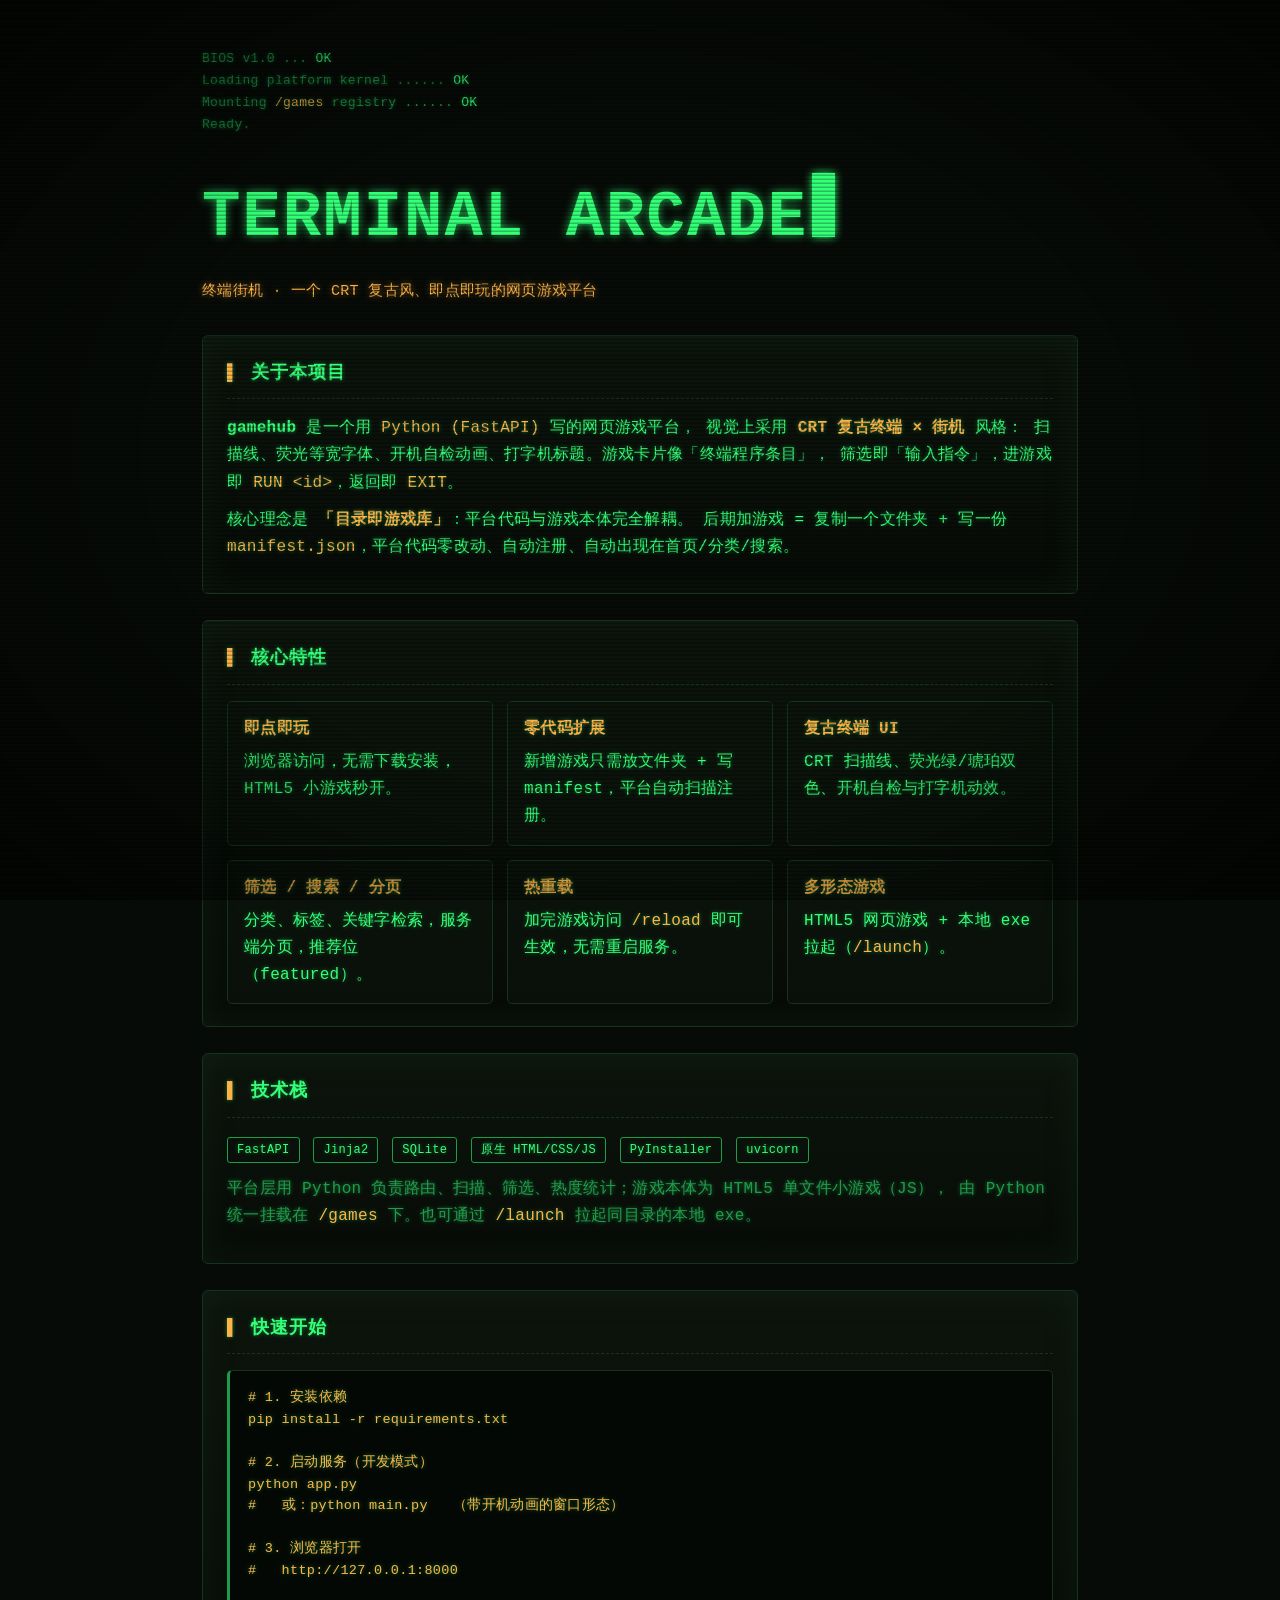
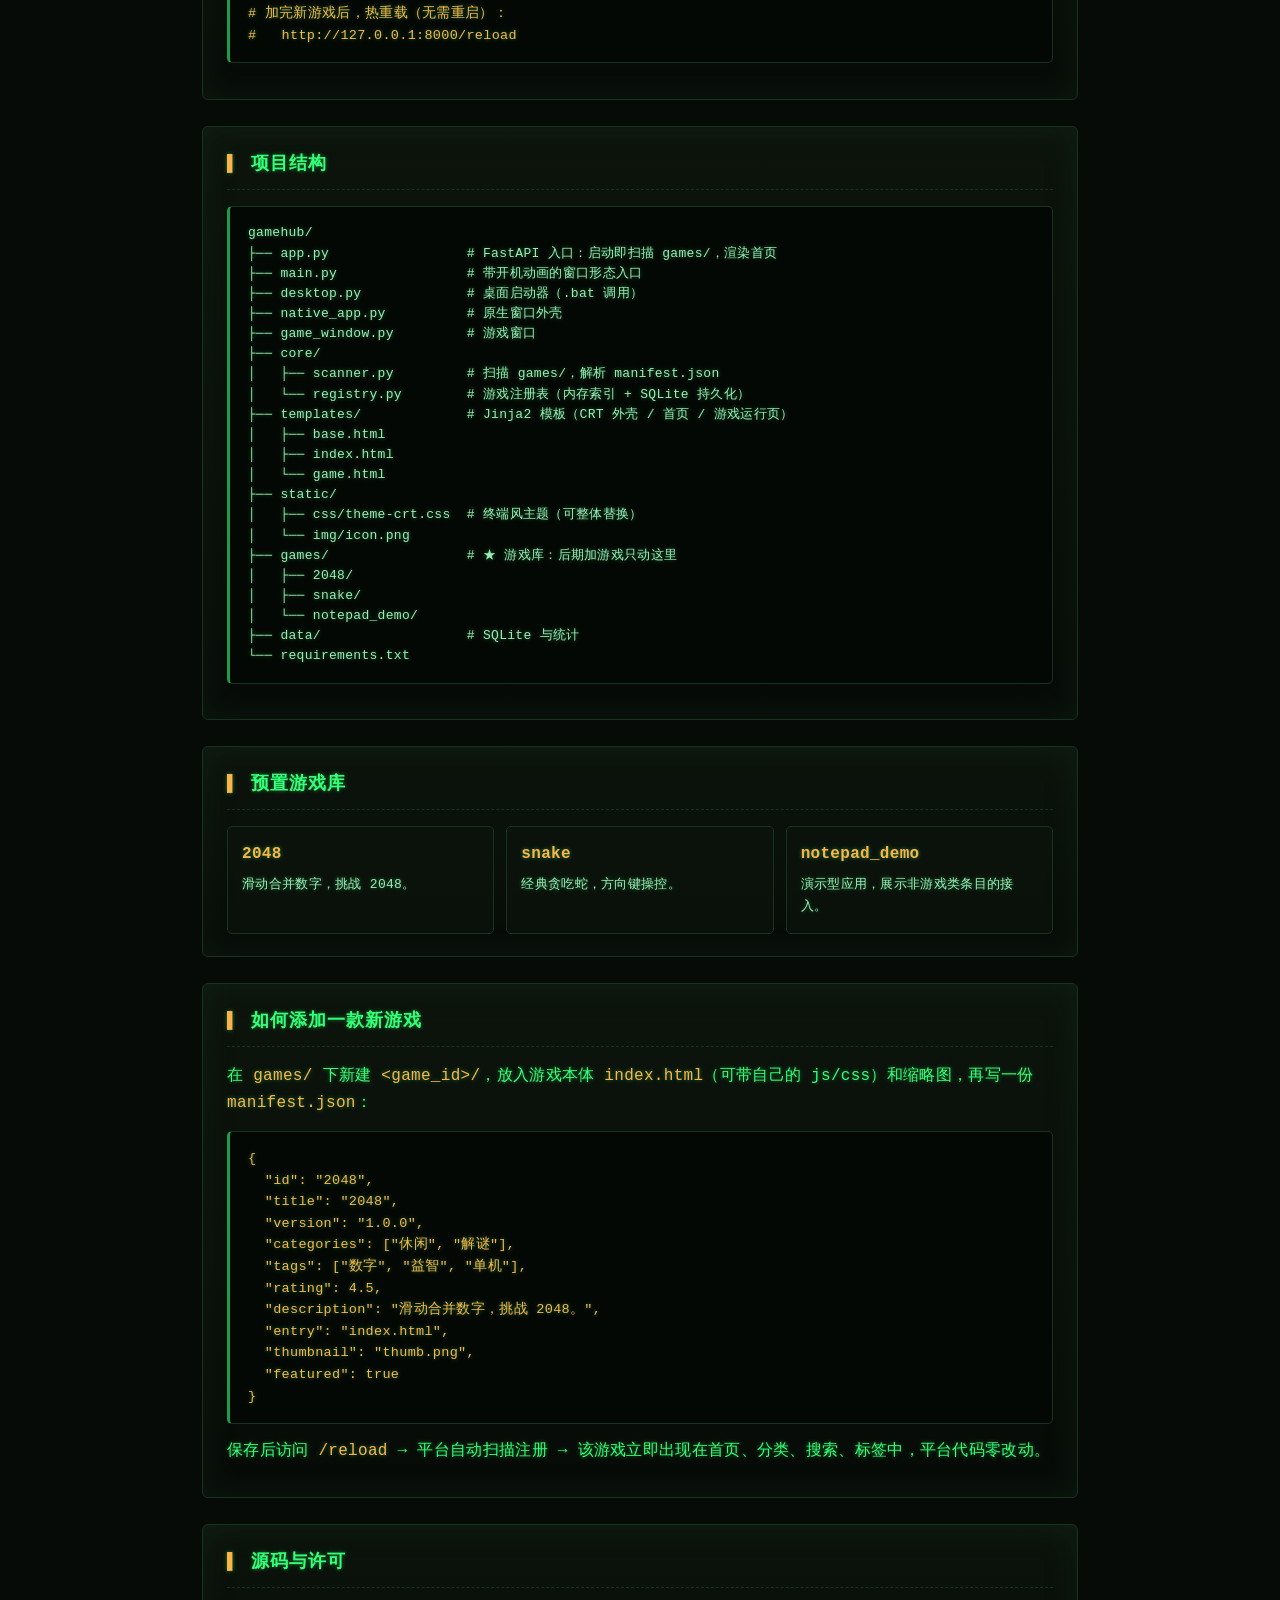
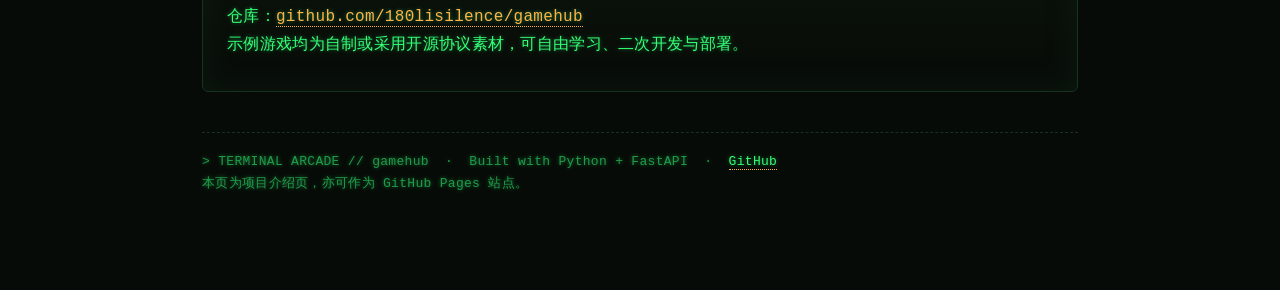
<file: index.html>
<!DOCTYPE html>
<html lang="zh-CN">
<head>
<meta charset="UTF-8" />
<meta name="viewport" content="width=device-width, initial-scale=1.0" />
<title>TERMINAL ARCADE 终端街机 · gamehub</title>
<meta name="description" content="TERMINAL ARCADE 终端街机 —— 基于 FastAPI 的 CRT 复古风网页游戏平台，目录即游戏库，加游戏零平台代码改动。" />
<style>
  :root {
    --bg: #070b07;
    --bg-soft: #0c140c;
    --phos: #33ff77;
    --phos-dim: #1f9c4a;
    --amber: #ffb347;
    --line: #16331f;
    --mono: "Cascadia Code", "JetBrains Mono", "Fira Code", Consolas, "Courier New", monospace;
  }

  * { box-sizing: border-box; }

  html, body { margin: 0; padding: 0; }

  body {
    background: var(--bg);
    color: var(--phos);
    font-family: var(--mono);
    font-size: 16px;
    line-height: 1.7;
    -webkit-font-smoothing: antialiased;
    text-shadow: 0 0 4px rgba(51, 255, 119, 0.45);
    letter-spacing: 0.3px;
  }

  /* CRT 扫描线 + 屏幕曲率暗角 */
  body::before {
    content: "";
    position: fixed;
    inset: 0;
    pointer-events: none;
    z-index: 9999;
    background: repeating-linear-gradient(
      to bottom,
      rgba(0, 0, 0, 0) 0px,
      rgba(0, 0, 0, 0) 2px,
      rgba(0, 0, 0, 0.25) 3px,
      rgba(0, 0, 0, 0.25) 4px
    );
  }
  body::after {
    content: "";
    position: fixed;
    inset: 0;
    pointer-events: none;
    z-index: 9998;
    background: radial-gradient(ellipse at center, rgba(0,0,0,0) 55%, rgba(0,0,0,0.55) 100%);
  }

  .wrap {
    max-width: 920px;
    margin: 0 auto;
    padding: 48px 22px 80px;
    position: relative;
    z-index: 1;
  }

  /* 开机自检块 */
  .boot {
    color: var(--phos-dim);
    font-size: 13px;
    margin-bottom: 28px;
    opacity: 0.85;
  }
  .boot .ok { color: var(--phos); }

  h1 {
    font-size: clamp(34px, 7vw, 64px);
    margin: 0 0 6px;
    color: var(--phos);
    text-shadow: 0 0 10px rgba(51, 255, 119, 0.7);
    letter-spacing: 2px;
  }
  .subtitle {
    color: var(--amber);
    text-shadow: 0 0 6px rgba(255, 179, 71, 0.5);
    margin: 0 0 30px;
    font-size: 15px;
  }

  .cursor {
    display: inline-block;
    width: 0.6ch;
    height: 1em;
    background: var(--phos);
    margin-left: 4px;
    transform: translateY(2px);
    animation: blink 1s steps(1) infinite;
    box-shadow: 0 0 8px var(--phos);
  }
  @keyframes blink { 50% { opacity: 0; } }

  .section {
    border: 1px solid var(--line);
    background: linear-gradient(180deg, var(--bg-soft), var(--bg));
    padding: 22px 24px;
    margin: 26px 0;
    border-radius: 6px;
    box-shadow: inset 0 0 30px rgba(22, 51, 31, 0.35);
  }
  .section > h2 {
    margin: 0 0 16px;
    font-size: 18px;
    color: var(--phos);
    border-bottom: 1px dashed var(--line);
    padding-bottom: 10px;
    letter-spacing: 1px;
  }
  .section > h2::before { content: "▌ "; color: var(--amber); }

  p { margin: 10px 0; }
  a { color: var(--amber); text-decoration: none; border-bottom: 1px dotted var(--amber); }
  a:hover { background: rgba(255, 179, 71, 0.12); }

  ul { margin: 10px 0; padding-left: 4px; list-style: none; }
  ul li { padding: 5px 0 5px 22px; position: relative; }
  ul li::before { content: "»"; position: absolute; left: 0; color: var(--amber); }

  .grid {
    display: grid;
    grid-template-columns: repeat(auto-fit, minmax(220px, 1fr));
    gap: 14px;
  }
  .card {
    border: 1px solid var(--line);
    padding: 14px 16px;
    border-radius: 5px;
    background: rgba(12, 20, 12, 0.6);
  }
  .card b { color: var(--amber); display: block; margin-bottom: 6px; }

  pre {
    background: #040804;
    border: 1px solid var(--line);
    border-left: 3px solid var(--phos-dim);
    padding: 16px 18px;
    overflow-x: auto;
    border-radius: 5px;
    color: #bdf7cf;
    font-size: 13.5px;
    line-height: 1.6;
  }
  code { color: var(--amber); }

  .tree { color: #9fe9b8; white-space: pre; font-size: 13px; line-height: 1.55; }

  .badge {
    display: inline-block;
    border: 1px solid var(--phos-dim);
    color: var(--phos);
    padding: 2px 9px;
    border-radius: 3px;
    font-size: 12px;
    margin: 3px 4px 3px 0;
  }

  .games { display: flex; flex-wrap: wrap; gap: 12px; }
  .game {
    flex: 1 1 150px;
    border: 1px solid var(--line);
    padding: 14px;
    border-radius: 5px;
    background: rgba(12,20,12,0.6);
    min-width: 140px;
  }
  .game .id { color: var(--amber); font-weight: bold; }
  .game .desc { color: #9fe9b8; font-size: 13px; margin-top: 6px; }

  footer {
    margin-top: 40px;
    padding-top: 18px;
    border-top: 1px dashed var(--line);
    color: var(--phos-dim);
    font-size: 13px;
  }
  footer a { color: var(--phos); }
</style>
</head>
<body>
<div class="wrap">

  <div class="boot">
    BIOS v1.0 ... <span class="ok">OK</span><br />
    Loading platform kernel ...... <span class="ok">OK</span><br />
    Mounting <code>/games</code> registry ...... <span class="ok">OK</span><br />
    Ready.
  </div>

  <h1 id="title">TERMINAL ARCADE<span class="cursor"></span></h1>
  <p class="subtitle">终端街机 · 一个 CRT 复古风、即点即玩的网页游戏平台</p>

  <div class="section">
    <h2>关于本项目</h2>
    <p>
      <b style="color:var(--phos)">gamehub</b> 是一个用 <code>Python (FastAPI)</code> 写的网页游戏平台，
      视觉上采用 <b style="color:var(--amber)">CRT 复古终端 × 街机</b> 风格：
      扫描线、荧光等宽字体、开机自检动画、打字机标题。游戏卡片像「终端程序条目」，
      筛选即「输入指令」，进游戏即 <code>RUN &lt;id&gt;</code>，返回即 <code>EXIT</code>。
    </p>
    <p>
      核心理念是 <b style="color:var(--amber)">「目录即游戏库」</b>：平台代码与游戏本体完全解耦。
      后期加游戏 = 复制一个文件夹 + 写一份 <code>manifest.json</code>，平台代码零改动、自动注册、自动出现在首页/分类/搜索。
    </p>
  </div>

  <div class="section">
    <h2>核心特性</h2>
    <div class="grid">
      <div class="card"><b>即点即玩</b>浏览器访问，无需下载安装，HTML5 小游戏秒开。</div>
      <div class="card"><b>零代码扩展</b>新增游戏只需放文件夹 + 写 manifest，平台自动扫描注册。</div>
      <div class="card"><b>复古终端 UI</b>CRT 扫描线、荧光绿/琥珀双色、开机自检与打字机动效。</div>
      <div class="card"><b>筛选 / 搜索 / 分页</b>分类、标签、关键字检索，服务端分页，推荐位（featured）。</div>
      <div class="card"><b>热重载</b>加完游戏访问 <code>/reload</code> 即可生效，无需重启服务。</div>
      <div class="card"><b>多形态游戏</b>HTML5 网页游戏 + 本地 exe 拉起（<code>/launch</code>）。</div>
    </div>
  </div>

  <div class="section">
    <h2>技术栈</h2>
    <p>
      <span class="badge">FastAPI</span>
      <span class="badge">Jinja2</span>
      <span class="badge">SQLite</span>
      <span class="badge">原生 HTML/CSS/JS</span>
      <span class="badge">PyInstaller</span>
      <span class="badge">uvicorn</span>
    </p>
    <p style="color:var(--phos-dim)">
      平台层用 Python 负责路由、扫描、筛选、热度统计；游戏本体为 HTML5 单文件小游戏（JS），
      由 Python 统一挂载在 <code>/games</code> 下。也可通过 <code>/launch</code> 拉起同目录的本地 exe。
    </p>
  </div>

  <div class="section">
    <h2>快速开始</h2>
    <pre><code># 1. 安装依赖
pip install -r requirements.txt

# 2. 启动服务（开发模式）
python app.py
#   或：python main.py   （带开机动画的窗口形态）

# 3. 浏览器打开
#   http://127.0.0.1:8000

# 加完新游戏后，热重载（无需重启）：
#   http://127.0.0.1:8000/reload</code></pre>
  </div>

  <div class="section">
    <h2>项目结构</h2>
    <pre class="tree">gamehub/
├── app.py                 # FastAPI 入口：启动即扫描 games/，渲染首页
├── main.py                # 带开机动画的窗口形态入口
├── desktop.py             # 桌面启动器（.bat 调用）
├── native_app.py          # 原生窗口外壳
├── game_window.py         # 游戏窗口
├── core/
│   ├── scanner.py         # 扫描 games/，解析 manifest.json
│   └── registry.py        # 游戏注册表（内存索引 + SQLite 持久化）
├── templates/             # Jinja2 模板（CRT 外壳 / 首页 / 游戏运行页）
│   ├── base.html
│   ├── index.html
│   └── game.html
├── static/
│   ├── css/theme-crt.css  # 终端风主题（可整体替换）
│   └── img/icon.png
├── games/                 # ★ 游戏库：后期加游戏只动这里
│   ├── 2048/
│   ├── snake/
│   └── notepad_demo/
├── data/                  # SQLite 与统计
└── requirements.txt</pre>
  </div>

  <div class="section">
    <h2>预置游戏库</h2>
    <div class="games">
      <div class="game"><div class="id">2048</div><div class="desc">滑动合并数字，挑战 2048。</div></div>
      <div class="game"><div class="id">snake</div><div class="desc">经典贪吃蛇，方向键操控。</div></div>
      <div class="game"><div class="id">notepad_demo</div><div class="desc">演示型应用，展示非游戏类条目的接入。</div></div>
    </div>
  </div>

  <div class="section">
    <h2>如何添加一款新游戏</h2>
    <p>在 <code>games/</code> 下新建 <code>&lt;game_id&gt;/</code>，放入游戏本体 <code>index.html</code>（可带自己的 js/css）和缩略图，再写一份 <code>manifest.json</code>：</p>
    <pre><code>{
  "id": "2048",
  "title": "2048",
  "version": "1.0.0",
  "categories": ["休闲", "解谜"],
  "tags": ["数字", "益智", "单机"],
  "rating": 4.5,
  "description": "滑动合并数字，挑战 2048。",
  "entry": "index.html",
  "thumbnail": "thumb.png",
  "featured": true
}</code></pre>
    <p>保存后访问 <code>/reload</code> → 平台自动扫描注册 → 该游戏立即出现在首页、分类、搜索、标签中，平台代码零改动。</p>
  </div>

  <div class="section">
    <h2>源码与许可</h2>
    <p>
      仓库：<a href="https://github.com/180lisilence/gamehub" target="_blank" rel="noopener">github.com/180lisilence/gamehub</a><br />
      示例游戏均为自制或采用开源协议素材，可自由学习、二次开发与部署。
    </p>
  </div>

  <footer>
    &gt; TERMINAL ARCADE // gamehub &nbsp;·&nbsp; Built with Python + FastAPI &nbsp;·&nbsp;
    <a href="https://github.com/180lisilence/gamehub" target="_blank" rel="noopener">GitHub</a>
    <br />
    <span style="color:var(--phos-dim)">本页为项目介绍页，亦可作为 GitHub Pages 站点。</span>
  </footer>

</div>

<script>
  // 标题打字机效果
  (function () {
    var el = document.getElementById("title");
    var full = "TERMINAL ARCADE";
    var cursor = el.querySelector(".cursor");
    el.textContent = "";
    el.appendChild(cursor);
    var i = 0;
    function tick() {
      if (i <= full.length) {
        el.insertBefore(document.createTextNode(full.slice(i - 1, i)), cursor);
        i++;
        setTimeout(tick, 90);
      }
    }
    setTimeout(tick, 600);
  })();
</script>
</body>
</html>
</file>
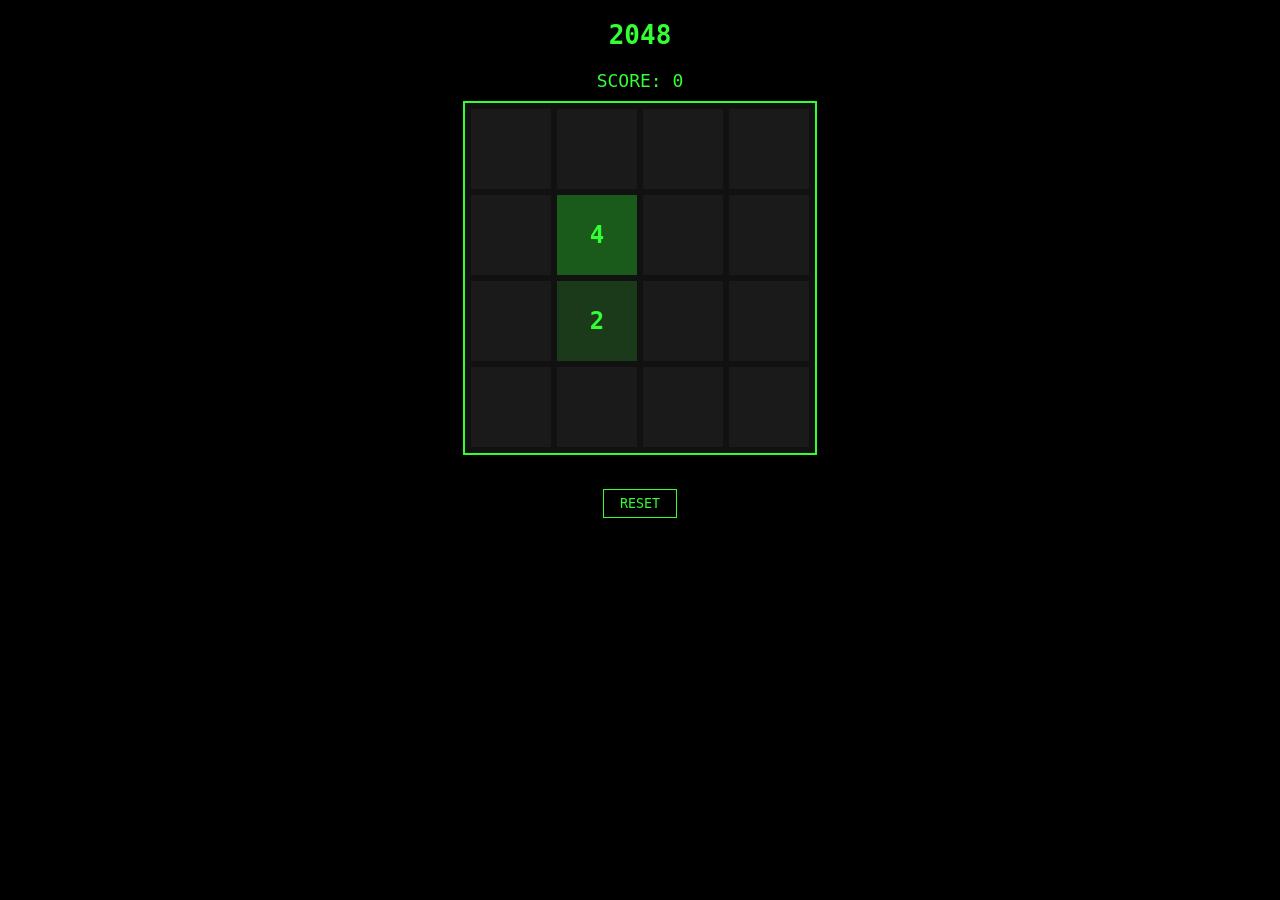
<file: games/2048/index.html>
<!DOCTYPE html>
<html lang="zh-CN">
<head>
<meta charset="UTF-8">
<title>2048</title>
<style>
  body { background:#000; color:#33ff33; font-family:monospace; display:flex; flex-direction:column; align-items:center; padding:20px; margin:0; }
  h1 { margin:0 0 10px; }
  #board { display:grid; grid-template-columns:repeat(4,80px); grid-template-rows:repeat(4,80px); gap:6px; background:#111; padding:6px; border:2px solid #33ff33; }
  .cell { display:flex; align-items:center; justify-content:center; font-size:24px; background:#1a1a1a; font-weight:bold; }
  .v2 { background:#1a3a1a; } .v4 { background:#1a5a1a; } .v8 { background:#2a8a2a; color:#fff; }
  .v16 { background:#3aaa3a; color:#fff; } .v32 { background:#4aca4a; color:#fff; }
  .v64 { background:#6aea6a; color:#000; } .v128 { background:#ffb000; color:#000; }
  .v256 { background:#ffcc33; color:#000; } .v512 { background:#ffdd55; color:#000; }
  .v1024 { background:#ffee88; color:#000; font-size:18px; } .v2048 { background:#ffff00; color:#000; font-size:18px; }
  #score { margin:10px 0; font-size:18px; }
  #msg { color:#ffb000; min-height:24px; }
  button { background:transparent; color:#33ff33; border:1px solid #33ff33; padding:6px 16px; font-family:monospace; cursor:pointer; margin-top:10px; }
  button:hover { background:#33ff33; color:#000; }
</style>
</head>
<body>
  <h1>2048</h1>
  <div id="score">SCORE: 0</div>
  <div id="board"></div>
  <div id="msg"></div>
  <button onclick="init()">RESET</button>
<script>
let grid, score;
const size = 4;
const board = document.getElementById('board');
const scoreEl = document.getElementById('score');
const msgEl = document.getElementById('msg');

function init() {
  grid = Array.from({length: size}, () => Array(size).fill(0));
  score = 0;
  addRandom(); addRandom();
  render();
  msgEl.textContent = '';
}
function addRandom() {
  const empty = [];
  for (let i=0;i<size;i++) for (let j=0;j<size;j++) if (!grid[i][j]) empty.push([i,j]);
  if (!empty.length) return;
  const [r,c] = empty[Math.floor(Math.random()*empty.length)];
  grid[r][c] = Math.random() < 0.9 ? 2 : 4;
}
function render() {
  board.innerHTML = '';
  for (let i=0;i<size;i++) for (let j=0;j<size;j++) {
    const v = grid[i][j];
    const d = document.createElement('div');
    d.className = 'cell' + (v ? ' v'+v : '');
    d.textContent = v || '';
    board.appendChild(d);
  }
  scoreEl.textContent = 'SCORE: ' + score;
}
function slide(row) {
  let arr = row.filter(v => v);
  for (let i=0;i<arr.length-1;i++) {
    if (arr[i] === arr[i+1]) { arr[i]*=2; score+=arr[i]; arr[i+1]=0; }
  }
  arr = arr.filter(v => v);
  while (arr.length < size) arr.push(0);
  return arr;
}
function move(dir) {
  let moved = false;
  if (dir==='left'||dir==='right') {
    for (let i=0;i<size;i++) {
      let row = [...grid[i]];
      if (dir==='right') row.reverse();
      row = slide(row);
      if (dir==='right') row.reverse();
      if (row.join() !== grid[i].join()) moved = true;
      grid[i] = row;
    }
  } else {
    for (let j=0;j<size;j++) {
      let col = grid.map(r => r[j]);
      if (dir==='down') col.reverse();
      col = slide(col);
      if (dir==='down') col.reverse();
      for (let i=0;i<size;i++) {
        if (grid[i][j] !== col[i]) moved = true;
        grid[i][j] = col[i];
      }
    }
  }
  if (moved) { addRandom(); render(); check(); }
}
function check() {
  for (let i=0;i<size;i++) for (let j=0;j<size;j++) {
    if (grid[i][j] === 2048) { msgEl.textContent = 'YOU WIN!'; return; }
  }
  for (let i=0;i<size;i++) for (let j=0;j<size;j++) {
    if (!grid[i][j]) return;
    if (j<size-1 && grid[i][j]===grid[i][j+1]) return;
    if (i<size-1 && grid[i][j]===grid[i+1][j]) return;
  }
  msgEl.textContent = 'GAME OVER';
}
document.addEventListener('keydown', e => {
  const map = {ArrowLeft:'left',ArrowRight:'right',ArrowUp:'up',ArrowDown:'down'};
  if (map[e.key]) { e.preventDefault(); move(map[e.key]); }
});
init();
</script>
</body>
</html>
</file>
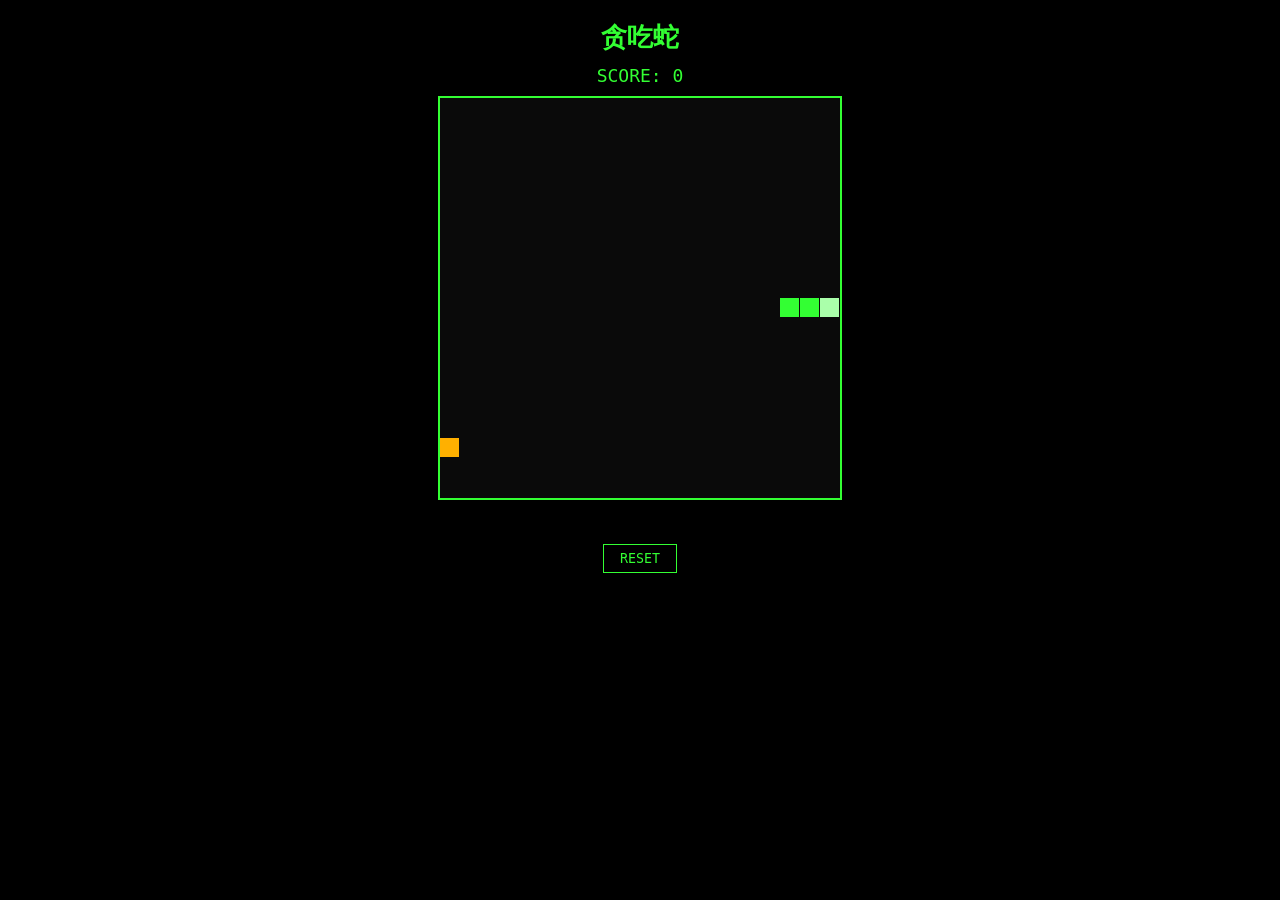
<file: games/snake/index.html>
<!DOCTYPE html>
<html lang="zh-CN">
<head>
<meta charset="UTF-8">
<title>贪吃蛇</title>
<style>
  body { background:#000; color:#33ff33; font-family:monospace; display:flex; flex-direction:column; align-items:center; padding:20px; margin:0; }
  h1 { margin:0 0 10px; }
  #score { font-size:18px; margin-bottom:10px; }
  canvas { border:2px solid #33ff33; background:#0a0a0a; }
  #msg { color:#ffb000; min-height:24px; margin-top:10px; }
  button { background:transparent; color:#33ff33; border:1px solid #33ff33; padding:6px 16px; font-family:monospace; cursor:pointer; margin-top:10px; }
  button:hover { background:#33ff33; color:#000; }
</style>
</head>
<body>
  <h1>贪吃蛇</h1>
  <div id="score">SCORE: 0</div>
  <canvas id="cv" width="400" height="400"></canvas>
  <div id="msg">方向键控制</div>
  <button onclick="start()">RESET</button>
<script>
const cv = document.getElementById('cv');
const ctx = cv.getContext('2d');
const S = 20; // 每格像素
const N = 20; // 20x20 格
let snake, dir, food, score, timer;

function start() {
  snake = [{x:10,y:10},{x:9,y:10},{x:8,y:10}];
  dir = {x:1,y:0};
  score = 0;
  placeFood();
  document.getElementById('msg').textContent = '';
  clearInterval(timer);
  timer = setInterval(tick, 120);
  draw();
}
function placeFood() {
  while (true) {
    food = {x: Math.floor(Math.random()*N), y: Math.floor(Math.random()*N)};
    if (!snake.some(s => s.x===food.x && s.y===food.y)) return;
  }
}
function tick() {
  const head = {x: snake[0].x + dir.x, y: snake[0].y + dir.y};
  // 撞墙
  if (head.x < 0 || head.x >= N || head.y < 0 || head.y >= N) return gameOver();
  // 撞自己
  if (snake.some(s => s.x===head.x && s.y===head.y)) return gameOver();
  snake.unshift(head);
  if (head.x===food.x && head.y===food.y) {
    score += 10;
    document.getElementById('score').textContent = 'SCORE: ' + score;
    placeFood();
  } else {
    snake.pop();
  }
  draw();
}
function draw() {
  ctx.fillStyle = '#0a0a0a';
  ctx.fillRect(0,0,cv.width,cv.height);
  // 食物
  ctx.fillStyle = '#ffb000';
  ctx.fillRect(food.x*S, food.y*S, S-1, S-1);
  // 蛇
  snake.forEach((s,i) => {
    ctx.fillStyle = i===0 ? '#aaffaa' : '#33ff33';
    ctx.fillRect(s.x*S, s.y*S, S-1, S-1);
  });
}
function gameOver() {
  clearInterval(timer);
  document.getElementById('msg').textContent = 'GAME OVER! SCORE: ' + score;
}
document.addEventListener('keydown', e => {
  const map = {ArrowUp:{x:0,y:-1},ArrowDown:{x:0,y:1},ArrowLeft:{x:-1,y:0},ArrowRight:{x:1,y:0}};
  const d = map[e.key];
  if (!d) return;
  e.preventDefault();
  // 禁止直接反向
  if (d.x === -dir.x && d.y === -dir.y) return;
  dir = d;
});
start();
</script>
</body>
</html>
</file>
